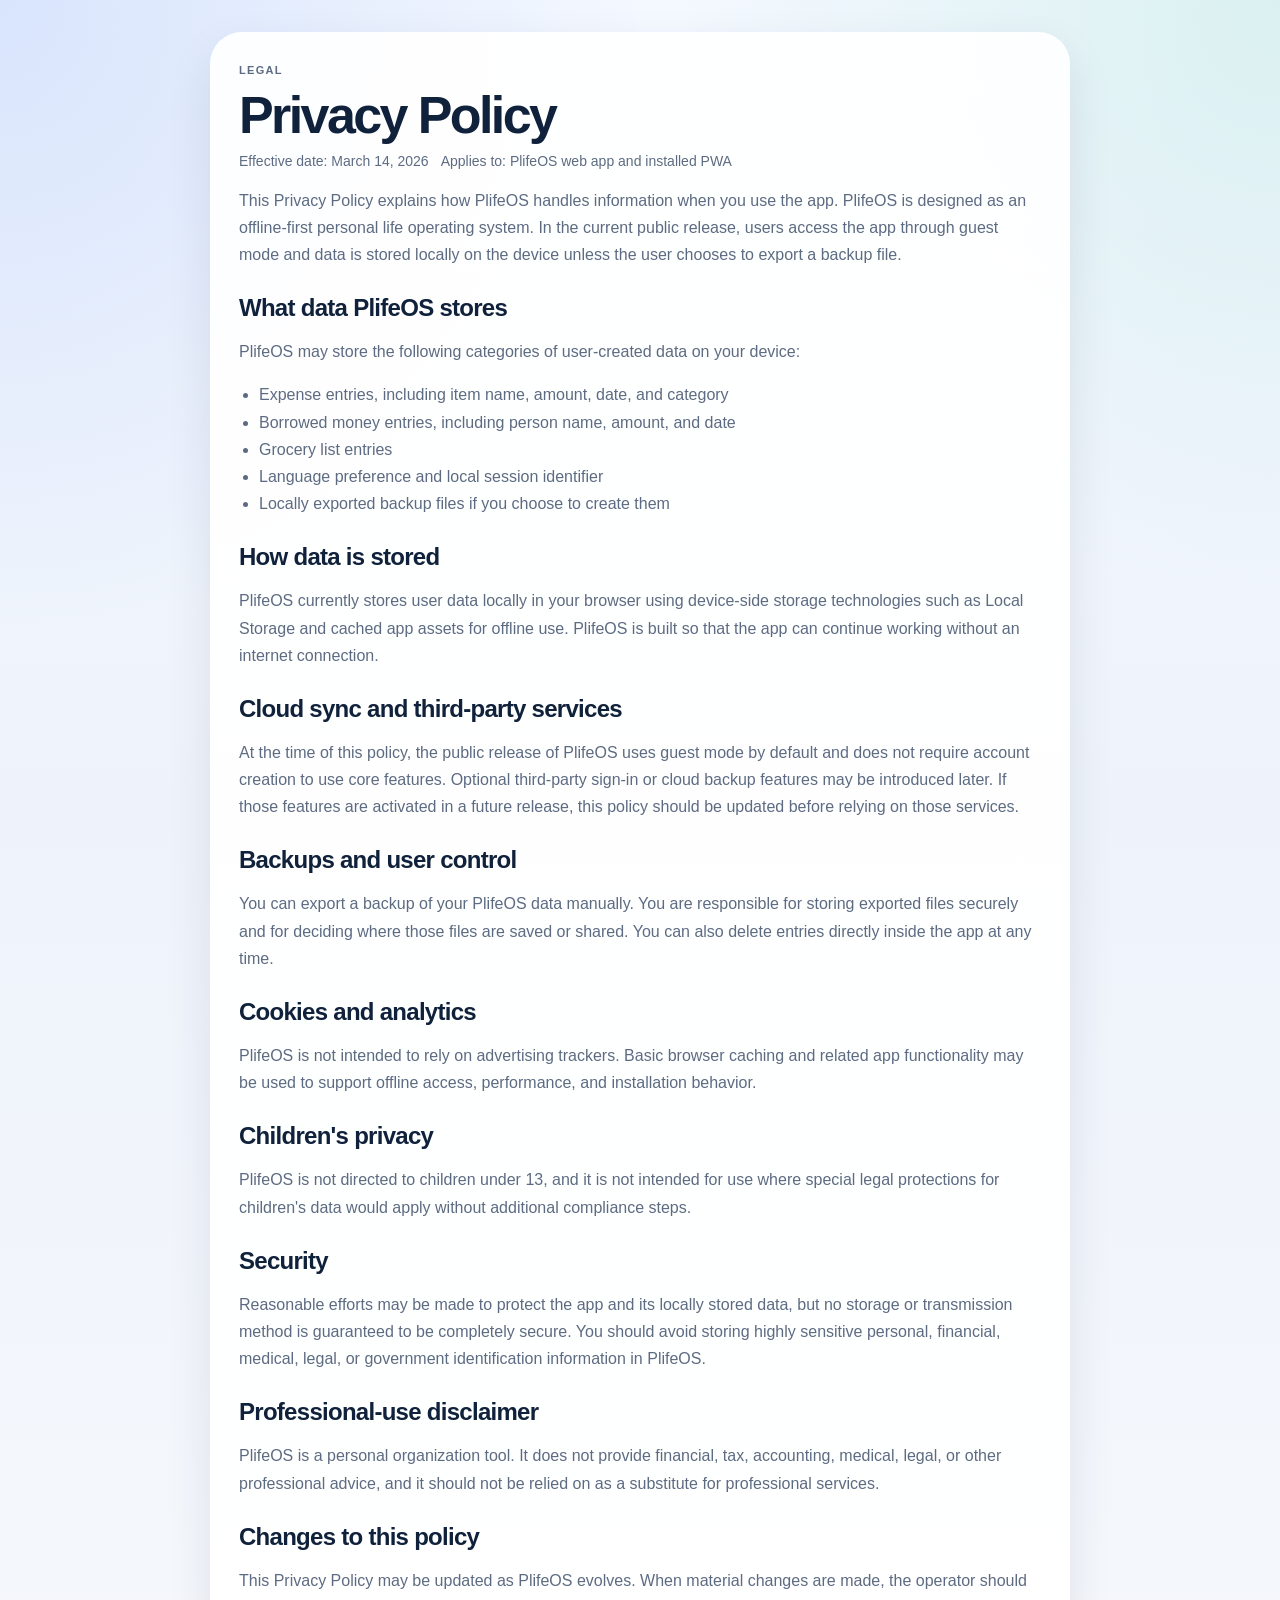
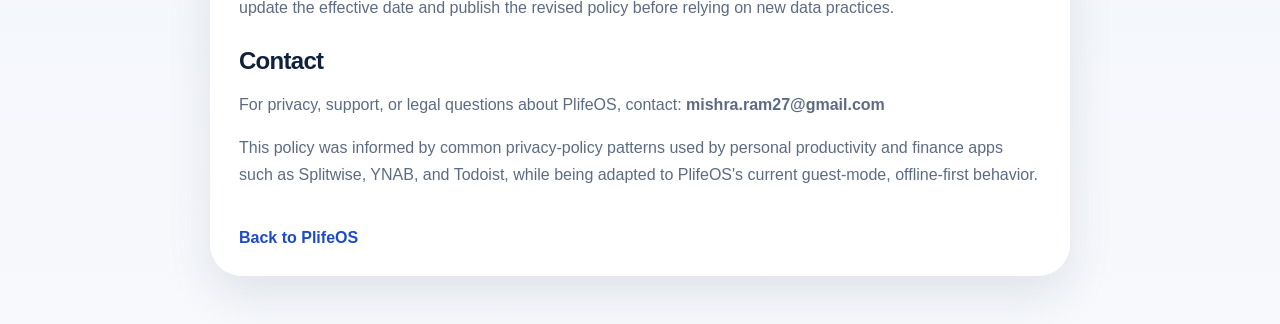
<file: pages/privacy.html>
<!DOCTYPE html>
<html lang="en">
<head>
<meta charset="UTF-8">
<meta name="viewport" content="width=device-width, initial-scale=1">
<title>PlifeOS Privacy Policy</title>
<link rel="stylesheet" href="../style.css">
</head>
<body class="legal-page">
<main class="legal-shell">
<p class="hero-kicker">Legal</p>
<h1>Privacy Policy</h1>
<div class="legal-meta">
<span>Effective date: March 14, 2026</span>
<span>Applies to: PlifeOS web app and installed PWA</span>
</div>

<p>
This Privacy Policy explains how PlifeOS handles information when you use the app. PlifeOS is designed as an offline-first personal life operating system. In the current public release, users access the app through guest mode and data is stored locally on the device unless the user chooses to export a backup file.
</p>

<h2>What data PlifeOS stores</h2>
<p>PlifeOS may store the following categories of user-created data on your device:</p>
<ul>
<li>Expense entries, including item name, amount, date, and category</li>
<li>Borrowed money entries, including person name, amount, and date</li>
<li>Grocery list entries</li>
<li>Language preference and local session identifier</li>
<li>Locally exported backup files if you choose to create them</li>
</ul>

<h2>How data is stored</h2>
<p>
PlifeOS currently stores user data locally in your browser using device-side storage technologies such as Local Storage and cached app assets for offline use. PlifeOS is built so that the app can continue working without an internet connection.
</p>

<h2>Cloud sync and third-party services</h2>
<p>
At the time of this policy, the public release of PlifeOS uses guest mode by default and does not require account creation to use core features. Optional third-party sign-in or cloud backup features may be introduced later. If those features are activated in a future release, this policy should be updated before relying on those services.
</p>

<h2>Backups and user control</h2>
<p>
You can export a backup of your PlifeOS data manually. You are responsible for storing exported files securely and for deciding where those files are saved or shared. You can also delete entries directly inside the app at any time.
</p>

<h2>Cookies and analytics</h2>
<p>
PlifeOS is not intended to rely on advertising trackers. Basic browser caching and related app functionality may be used to support offline access, performance, and installation behavior.
</p>

<h2>Children's privacy</h2>
<p>
PlifeOS is not directed to children under 13, and it is not intended for use where special legal protections for children's data would apply without additional compliance steps.
</p>

<h2>Security</h2>
<p>
Reasonable efforts may be made to protect the app and its locally stored data, but no storage or transmission method is guaranteed to be completely secure. You should avoid storing highly sensitive personal, financial, medical, legal, or government identification information in PlifeOS.
</p>

<h2>Professional-use disclaimer</h2>
<p>
PlifeOS is a personal organization tool. It does not provide financial, tax, accounting, medical, legal, or other professional advice, and it should not be relied on as a substitute for professional services.
</p>

<h2>Changes to this policy</h2>
<p>
This Privacy Policy may be updated as PlifeOS evolves. When material changes are made, the operator should update the effective date and publish the revised policy before relying on new data practices.
</p>

<h2>Contact</h2>
<p>
For privacy, support, or legal questions about PlifeOS, contact: <strong>mishra.ram27@gmail.com</strong>
</p>

<p>
This policy was informed by common privacy-policy patterns used by personal productivity and finance apps such as Splitwise, YNAB, and Todoist, while being adapted to PlifeOS's current guest-mode, offline-first behavior.
</p>

<a class="legal-back" href="../index.html">Back to PlifeOS</a>
</main>
</body>
</html>
</file>
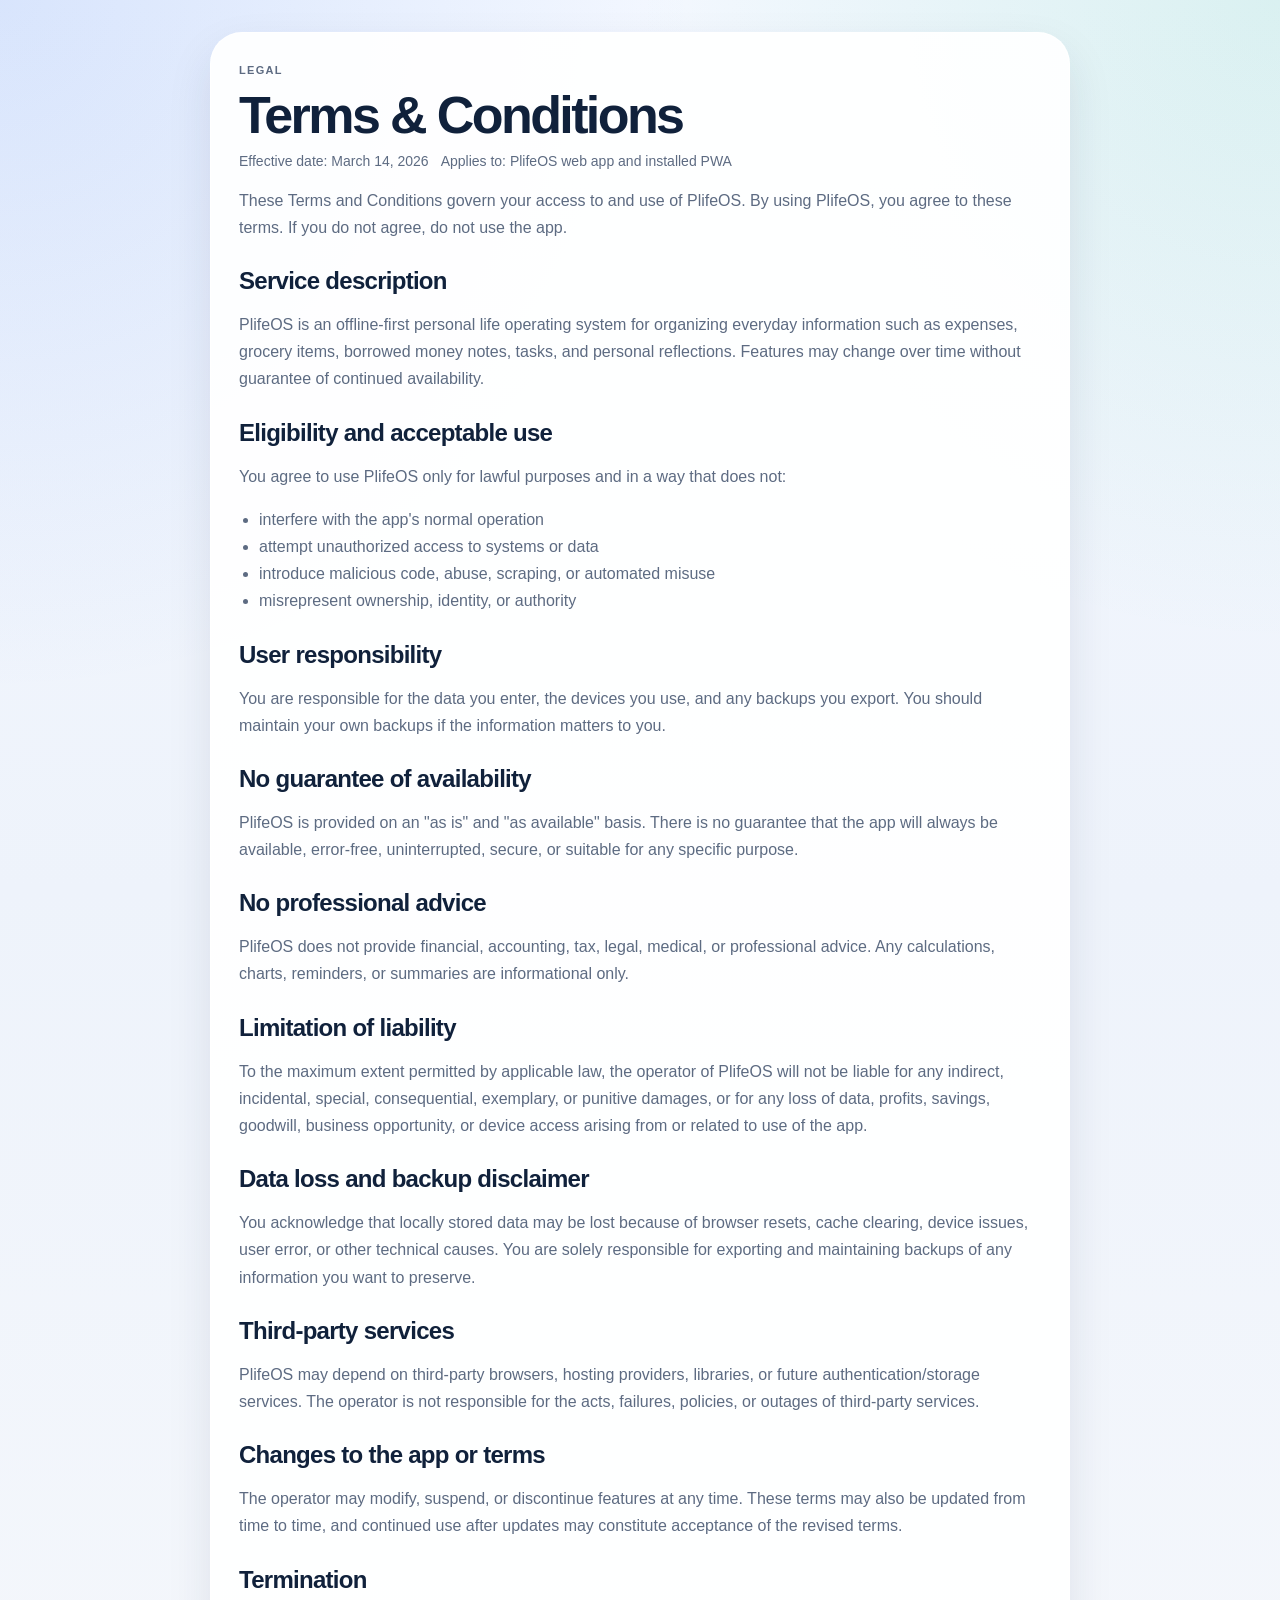
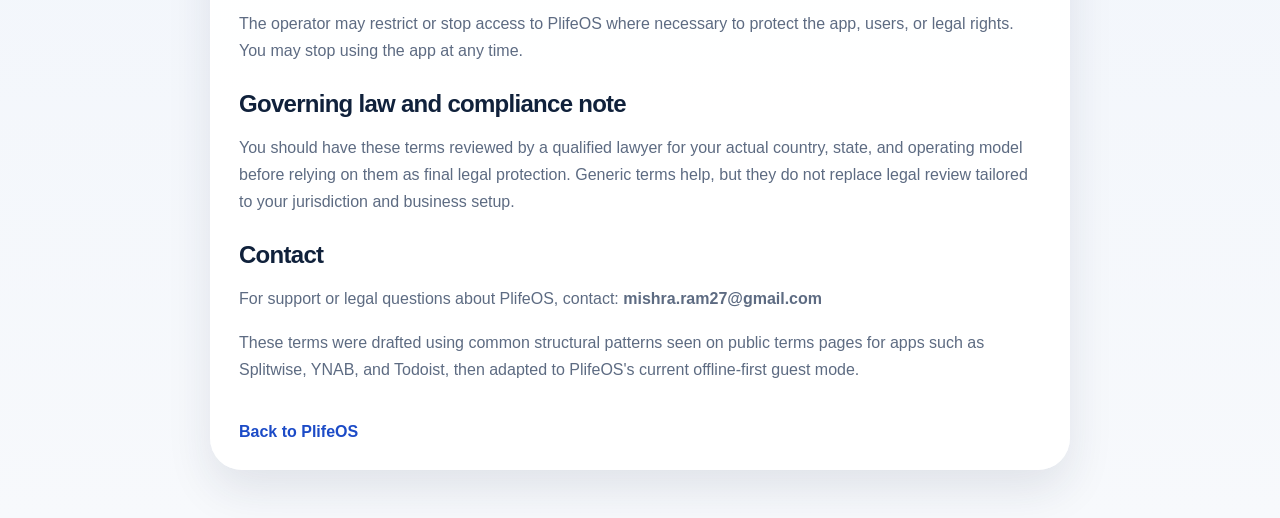
<file: pages/terms.html>
<!DOCTYPE html>
<html lang="en">
<head>
<meta charset="UTF-8">
<meta name="viewport" content="width=device-width, initial-scale=1">
<title>PlifeOS Terms and Conditions</title>
<link rel="stylesheet" href="../style.css">
</head>
<body class="legal-page">
<main class="legal-shell">
<p class="hero-kicker">Legal</p>
<h1>Terms &amp; Conditions</h1>
<div class="legal-meta">
<span>Effective date: March 14, 2026</span>
<span>Applies to: PlifeOS web app and installed PWA</span>
</div>

<p>
These Terms and Conditions govern your access to and use of PlifeOS. By using PlifeOS, you agree to these terms. If you do not agree, do not use the app.
</p>

<h2>Service description</h2>
<p>
PlifeOS is an offline-first personal life operating system for organizing everyday information such as expenses, grocery items, borrowed money notes, tasks, and personal reflections. Features may change over time without guarantee of continued availability.
</p>

<h2>Eligibility and acceptable use</h2>
<p>You agree to use PlifeOS only for lawful purposes and in a way that does not:</p>
<ul>
<li>interfere with the app's normal operation</li>
<li>attempt unauthorized access to systems or data</li>
<li>introduce malicious code, abuse, scraping, or automated misuse</li>
<li>misrepresent ownership, identity, or authority</li>
</ul>

<h2>User responsibility</h2>
<p>
You are responsible for the data you enter, the devices you use, and any backups you export. You should maintain your own backups if the information matters to you.
</p>

<h2>No guarantee of availability</h2>
<p>
PlifeOS is provided on an "as is" and "as available" basis. There is no guarantee that the app will always be available, error-free, uninterrupted, secure, or suitable for any specific purpose.
</p>

<h2>No professional advice</h2>
<p>
PlifeOS does not provide financial, accounting, tax, legal, medical, or professional advice. Any calculations, charts, reminders, or summaries are informational only.
</p>

<h2>Limitation of liability</h2>
<p>
To the maximum extent permitted by applicable law, the operator of PlifeOS will not be liable for any indirect, incidental, special, consequential, exemplary, or punitive damages, or for any loss of data, profits, savings, goodwill, business opportunity, or device access arising from or related to use of the app.
</p>

<h2>Data loss and backup disclaimer</h2>
<p>
You acknowledge that locally stored data may be lost because of browser resets, cache clearing, device issues, user error, or other technical causes. You are solely responsible for exporting and maintaining backups of any information you want to preserve.
</p>

<h2>Third-party services</h2>
<p>
PlifeOS may depend on third-party browsers, hosting providers, libraries, or future authentication/storage services. The operator is not responsible for the acts, failures, policies, or outages of third-party services.
</p>

<h2>Changes to the app or terms</h2>
<p>
The operator may modify, suspend, or discontinue features at any time. These terms may also be updated from time to time, and continued use after updates may constitute acceptance of the revised terms.
</p>

<h2>Termination</h2>
<p>
The operator may restrict or stop access to PlifeOS where necessary to protect the app, users, or legal rights. You may stop using the app at any time.
</p>

<h2>Governing law and compliance note</h2>
<p>
You should have these terms reviewed by a qualified lawyer for your actual country, state, and operating model before relying on them as final legal protection. Generic terms help, but they do not replace legal review tailored to your jurisdiction and business setup.
</p>

<h2>Contact</h2>
<p>
For support or legal questions about PlifeOS, contact: <strong>mishra.ram27@gmail.com</strong>
</p>

<p>
These terms were drafted using common structural patterns seen on public terms pages for apps such as Splitwise, YNAB, and Todoist, then adapted to PlifeOS's current offline-first guest mode.
</p>

<a class="legal-back" href="../index.html">Back to PlifeOS</a>
</main>
</body>
</html>
</file>
<file: style.css>
:root{
--bg:#eef3fb;
--bg-soft:#f8fbff;
--surface:rgba(255,255,255,0.86);
--surface-strong:#ffffff;
--line:rgba(148,163,184,0.22);
--text:#10213b;
--muted:#5d6b82;
--brand:#2f6fed;
--brand-deep:#1c4bc7;
--accent:#f59e0b;
--success:#1dbb8b;
--shadow:0 20px 45px rgba(27, 43, 71, 0.10);
--shadow-soft:0 10px 26px rgba(27, 43, 71, 0.08);
--radius-xl:28px;
--radius-lg:22px;
--radius-md:16px;
}

:root[data-theme="dark"]{
--bg:#0f172a;
--bg-soft:#111827;
--surface:rgba(17,24,39,0.9);
--surface-strong:#172033;
--line:rgba(148,163,184,0.18);
--text:#e5eefc;
--muted:#97a4bb;
--brand:#5b8cff;
--brand-deep:#8eb0ff;
--accent:#f5b546;
--success:#34d399;
--shadow:0 24px 60px rgba(0, 0, 0, 0.35);
--shadow-soft:0 12px 30px rgba(0, 0, 0, 0.22);
}

*{
box-sizing:border-box;
}

.visually-hidden{
position:absolute;
width:1px;
height:1px;
padding:0;
margin:-1px;
overflow:hidden;
clip:rect(0, 0, 0, 0);
white-space:nowrap;
border:0;
}

html{
scroll-behavior:smooth;
-webkit-text-size-adjust:100%;
}

[hidden]{
display:none !important;
}

body{
margin:0;
padding:0 0 calc(104px + constant(safe-area-inset-bottom));
padding:0 0 calc(104px + env(safe-area-inset-bottom, 0px));
font-family:"Trebuchet MS","Aptos","Segoe UI",sans-serif;
color:var(--text);
background:
radial-gradient(circle at top left, rgba(47,111,237,0.14), transparent 28%),
radial-gradient(circle at top right, rgba(29,187,139,0.12), transparent 26%),
linear-gradient(180deg, #f4f8ff 0%, #eef3fb 42%, #f7f9fc 100%);
transition:background 0.25s ease, color 0.25s ease;
}

:root[data-theme="dark"] body{
background:
radial-gradient(circle at top left, rgba(91,140,255,0.18), transparent 24%),
radial-gradient(circle at top right, rgba(52,211,153,0.12), transparent 24%),
linear-gradient(180deg, #07101f 0%, #0f172a 44%, #111827 100%);
}

@keyframes fadeUpIn{
from{
opacity:0;
transform:translateY(18px);
}
to{
opacity:1;
transform:translateY(0);
}
}

@keyframes screenReveal{
from{
opacity:0;
transform:translateY(22px) scale(0.985);
filter:blur(6px);
}
to{
opacity:1;
transform:translateY(0) scale(1);
filter:blur(0);
}
}

body.auth-locked{
overflow:hidden;
}

body.panel-open{
overflow:hidden;
}

button,
input,
select,
textarea{
font:inherit;
touch-action:manipulation;
-webkit-tap-highlight-color:transparent;
}

button{
cursor:pointer;
}

main{
width:min(960px, calc(100% - 28px));
margin:0 auto;
}

.screen-panel{
transform-origin:top center;
}

.screen-panel:not(.is-active){
display:none;
}

.screen-panel.is-entering{
animation:screenReveal 0.36s cubic-bezier(0.22, 1, 0.36, 1);
}

.tools-panel{
position:fixed;
inset:0;
z-index:12000;
display:grid;
place-items:end center;
padding:18px;
}

.tools-panel-backdrop{
position:absolute;
inset:0;
background:rgba(9, 20, 43, 0.42);
backdrop-filter:blur(8px);
-webkit-backdrop-filter:blur(8px);
}

.tools-panel-card{
position:relative;
width:min(720px, 100%);
max-height:min(78vh, 760px);
overflow:auto;
padding:20px;
border:1px solid rgba(255,255,255,0.45);
border-radius:32px;
background:rgba(255,255,255,0.94);
box-shadow:0 28px 70px rgba(12, 24, 56, 0.25);
animation:screenReveal 0.28s cubic-bezier(0.22, 1, 0.36, 1);
}

@supports not ((backdrop-filter: blur(1px)) or (-webkit-backdrop-filter: blur(1px))){
  .card,
  .chart-section,
  .backup-section,
  .tool-section,
  .insight-box,
  .feature-panel,
  .report-panel,
  .tools-panel-card,
  .quick-add-card,
  .bottom-nav,
  .update-toast{
    backdrop-filter:none;
    -webkit-backdrop-filter:none;
    background:var(--surface-strong);
  }

  .tools-panel-backdrop,
  .quick-add-backdrop{
    backdrop-filter:none;
    -webkit-backdrop-filter:none;
  }
}

:root[data-theme="dark"] .tools-panel-card,
:root[data-theme="dark"] .quick-add-card{
background:rgba(15, 23, 42, 0.96);
border-color:rgba(148,163,184,0.16);
box-shadow:0 28px 70px rgba(0, 0, 0, 0.42);
}

.tools-panel-list{
display:grid;
gap:12px;
margin-top:14px;
}

.tools-panel-item{
display:flex;
align-items:center;
gap:14px;
width:100%;
padding:16px 18px;
border:1px solid rgba(148,163,184,0.20);
border-radius:20px;
background:linear-gradient(180deg, #ffffff 0%, #f8fbff 100%);
box-shadow:var(--shadow-soft);
text-align:left;
transition:transform 0.2s ease, box-shadow 0.2s ease, border-color 0.2s ease;
}

:root[data-theme="dark"] .tools-panel-item,
:root[data-theme="dark"] .activity-item,
:root[data-theme="dark"] .diagnostics-log-item,
:root[data-theme="dark"] .settings-learning-item{
background:linear-gradient(180deg, rgba(20,29,49,0.98) 0%, rgba(15,23,42,0.98) 100%);
border-color:rgba(148,163,184,0.16);
}

.tools-panel-item:hover,
.tools-panel-item:focus-visible{
transform:translateY(-1px);
border-color:rgba(47,111,237,0.28);
box-shadow:0 18px 36px rgba(27, 43, 71, 0.12);
outline:none;
}

.quick-add-btn{
position:fixed;
right:18px;
bottom:calc(102px + constant(safe-area-inset-bottom));
bottom:calc(102px + env(safe-area-inset-bottom, 0px));
z-index:11000;
width:58px;
height:58px;
border:none;
border-radius:999px;
background:linear-gradient(180deg, #2f6fed 0%, #1f58d1 100%);
color:#fff;
box-shadow:0 18px 36px rgba(36, 93, 215, 0.32);
font-size:32px;
font-weight:700;
}

.quick-add-btn:hover{
transform:translateY(-1px);
}

.quick-add-modal{
position:fixed;
inset:0;
z-index:12500;
display:grid;
place-items:center;
padding:18px;
}

.quick-add-backdrop{
position:absolute;
inset:0;
background:rgba(9, 20, 43, 0.42);
backdrop-filter:blur(8px);
-webkit-backdrop-filter:blur(8px);
}

.quick-add-card{
position:relative;
width:min(620px, 100%);
padding:24px;
border-radius:28px;
background:rgba(255,255,255,0.96);
box-shadow:0 28px 70px rgba(12, 24, 56, 0.25);
border:1px solid rgba(255,255,255,0.45);
animation:screenReveal 0.28s cubic-bezier(0.22, 1, 0.36, 1);
}

.quick-add-examples{
display:flex;
flex-wrap:wrap;
gap:10px;
margin-top:12px;
}

.activity-list{
display:grid;
gap:12px;
}

.activity-item{
display:flex;
align-items:flex-start;
gap:14px;
padding:14px 16px;
border:1px solid var(--line);
border-radius:18px;
background:rgba(248, 251, 255, 0.9);
}

.activity-type{
display:inline-flex;
padding:6px 10px;
border-radius:999px;
background:#eaf1ff;
color:var(--brand-deep);
font-size:11px;
font-weight:700;
letter-spacing:0.04em;
text-transform:uppercase;
}

.activity-copy{
display:grid;
gap:4px;
}

.activity-copy span{
color:var(--muted);
font-size:13px;
}

.report-alert{
border:1px solid rgba(245, 158, 11, 0.28);
background:linear-gradient(180deg, #fffdf6 0%, #fff8ea 100%);
}

.diagnostics-actions{
flex-wrap:wrap;
}

.diagnostics-log{
display:grid;
gap:12px;
}

.diagnostics-log-item{
display:grid;
gap:6px;
padding:14px 16px;
border:1px solid var(--line);
border-radius:18px;
background:rgba(248, 251, 255, 0.9);
}

.diagnostics-log-item span,
.diagnostics-log-item small{
color:var(--muted);
}

.panel-copy{
margin:0 0 16px;
color:var(--muted);
line-height:1.6;
}

.settings-learning-list{
display:grid;
gap:12px;
margin-top:16px;
}

.settings-learning-item{
display:flex;
align-items:center;
justify-content:space-between;
gap:14px;
padding:14px 16px;
border:1px solid var(--line);
border-radius:18px;
background:rgba(248, 251, 255, 0.9);
}

.settings-learning-copy{
display:grid;
gap:4px;
}

.settings-learning-copy span{
color:var(--muted);
font-size:14px;
}

.update-toast{
position:fixed;
left:16px;
right:16px;
bottom:calc(94px + constant(safe-area-inset-bottom));
bottom:calc(94px + env(safe-area-inset-bottom, 0px));
z-index:12600;
display:flex;
align-items:center;
justify-content:space-between;
gap:16px;
padding:16px 18px;
border:1px solid rgba(47,111,237,0.18);
border-radius:22px;
background:rgba(255,255,255,0.97);
box-shadow:0 26px 60px rgba(12,24,56,0.24);
backdrop-filter:blur(14px);
-webkit-backdrop-filter:blur(14px);
animation:screenReveal 0.24s cubic-bezier(0.22, 1, 0.36, 1);
}

.update-toast-copy{
display:grid;
gap:4px;
}

.update-toast-copy strong{
font-size:15px;
}

.update-toast-copy span{
color:var(--muted);
font-size:13px;
line-height:1.5;
}

.update-toast-actions{
display:flex;
align-items:center;
gap:10px;
flex-wrap:wrap;
}

.changelog-list{
display:grid;
gap:12px;
margin-top:10px;
}

.quick-actions-grid{
display:grid;
grid-template-columns:repeat(2, minmax(0, 1fr));
gap:12px;
}

.hero-header{
position:relative;
overflow:hidden;
padding:32px 14px 36px;
background:
radial-gradient(circle at top left, rgba(255,255,255,0.26), transparent 30%),
linear-gradient(135deg, #245dd7 0%, #2f6fed 52%, #4d89f3 100%);
color:#fff;
box-shadow:0 20px 50px rgba(26, 71, 172, 0.24);
}

:root[data-theme="dark"] .hero-header{
background:
radial-gradient(circle at top left, rgba(255,255,255,0.08), transparent 28%),
linear-gradient(135deg, #111827 0%, #172554 46%, #1d4ed8 100%);
box-shadow:0 20px 50px rgba(0, 0, 0, 0.28);
}

:root[data-theme="dark"] .brand-logo{
filter:drop-shadow(0 14px 36px rgba(0, 0, 0, 0.34));
}

.hero-inner{
width:min(900px, calc(100% - 18px));
margin:0 auto;
text-align:center;
}

.hero-kicker,
.section-kicker,
.card-label{
margin:0;
letter-spacing:0.12em;
text-transform:uppercase;
font-size:11px;
font-weight:700;
}

.hero-kicker{
color:rgba(255,255,255,0.72);
}

.hero-header h1{
margin:0;
font-size:clamp(40px, 8vw, 64px);
line-height:0.95;
letter-spacing:-0.04em;
}

.brand-lockup{
display:flex;
flex-direction:column;
align-items:center;
gap:14px;
margin:14px 0 14px;
}

.brand-logo{
width:min(208px, 54vw);
height:auto;
filter:drop-shadow(0 12px 30px rgba(15, 36, 94, 0.22));
}

.hero-copy{
max-width:620px;
margin:0 auto 22px;
font-size:17px;
line-height:1.6;
color:rgba(255,255,255,0.82);
}

.search-box{
position:relative;
width:min(560px, 100%);
margin:0 auto;
}

#globalSearch{
width:100%;
padding:18px 20px;
border:1px solid rgba(255,255,255,0.24);
border-radius:18px;
background:rgba(255,255,255,0.95);
color:var(--text);
box-shadow:0 18px 38px rgba(11, 24, 57, 0.14);
outline:none;
}

#globalSearch::placeholder{
color:#6c7b90;
}

#globalSearch:focus{
border-color:rgba(47,111,237,0.36);
box-shadow:0 0 0 4px rgba(255,255,255,0.18), 0 22px 40px rgba(11,24,57,0.16);
}

#searchResults{
position:absolute;
top:calc(100% + 10px);
left:0;
right:0;
display:none;
overflow:hidden;
border:1px solid rgba(226,232,240,0.9);
border-radius:20px;
background:rgba(255,255,255,0.98);
box-shadow:var(--shadow);
z-index:10000;
}

.search-item{
width:100%;
border:none;
background:transparent;
padding:14px 16px;
text-align:left;
display:flex;
flex-direction:column;
gap:4px;
}

.search-item + .search-item{
border-top:1px solid #edf2f7;
}

.search-item.active,
.search-item:hover{
background:#eff5ff;
}

.search-title{
font-size:14px;
font-weight:700;
color:var(--text);
}

.search-row{
display:flex;
justify-content:space-between;
align-items:center;
gap:10px;
}

.search-subtitle,
.search-empty{
font-size:13px;
color:var(--muted);
}

.search-pill,
.search-hint{
font-size:11px;
font-weight:700;
}

.search-pill{
padding:6px 9px;
border-radius:999px;
background:#e5efff;
color:var(--brand-deep);
}

.search-hint{
color:var(--brand);
}

.search-item.is-command{
background:linear-gradient(180deg, #f8fbff 0%, #eef5ff 100%);
}

.search-empty{
padding:16px;
}

.header-controls{
display:flex;
justify-content:center;
align-items:center;
gap:12px;
flex-wrap:wrap;
margin-top:16px;
}

.select-wrap{
display:flex;
align-items:center;
gap:10px;
padding:10px 14px;
border-radius:999px;
background:rgba(255,255,255,0.14);
border:1px solid rgba(255,255,255,0.16);
font-size:13px;
}

.select-wrap span{
color:rgba(255,255,255,0.76);
font-weight:700;
}

#languageSelect{
border:none;
background:transparent;
color:#fff;
font-weight:700;
outline:none;
}

#languageSelect option{
color:var(--text);
}

.session-badge{
display:inline-flex;
align-items:center;
justify-content:center;
min-height:44px;
padding:10px 14px;
border-radius:999px;
background:rgba(255,255,255,0.16);
border:1px solid rgba(255,255,255,0.16);
font-size:13px;
font-weight:700;
color:#fff;
}

.ghost-btn,
.backup-section button,
.tool-shell button,
.home-tools button,
.auth-actions button{
border:none;
border-radius:999px;
padding:12px 18px;
font-weight:700;
transition:transform 0.18s ease, box-shadow 0.18s ease, background 0.18s ease;
}

.backup-section button,
.tool-shell button,
.home-tools button,
.auth-actions button:first-child{
background:linear-gradient(135deg, var(--brand) 0%, var(--brand-deep) 100%);
color:#fff;
box-shadow:0 14px 30px rgba(47,111,237,0.22);
}

.ghost-btn{
background:rgba(255,255,255,0.16);
color:#fff;
border:1px solid rgba(255,255,255,0.24);
backdrop-filter:blur(14px);
}

.backup-actions .ghost-btn{
background:#eef5ff;
color:var(--brand);
border:1px solid rgba(47,111,237,0.12);
box-shadow:none;
}

.backup-section button:hover,
.tool-shell button:hover,
.home-tools button:hover,
.auth-actions button:hover,
.ghost-btn:hover{
transform:translateY(-1px);
}

button.is-disabled,
button:disabled{
opacity:0.58;
cursor:not-allowed;
transform:none !important;
box-shadow:none !important;
}

.dashboard{
display:grid;
gap:20px;
padding:28px 0 12px;
}

.onboarding-host{
grid-column:1 / -1;
}

.onboarding-card{
display:grid;
gap:18px;
padding:22px;
border-radius:var(--radius-xl);
background:linear-gradient(135deg, rgba(255,255,255,0.92), rgba(240,247,255,0.96));
border:1px solid rgba(255,255,255,0.82);
box-shadow:var(--shadow-soft);
animation:fadeUpIn 0.42s ease both;
}

.onboarding-copy h3{
margin:6px 0 8px;
font-size:28px;
letter-spacing:-0.04em;
}

.onboarding-copy p{
margin:0;
color:var(--muted);
line-height:1.6;
}

.onboarding-grid{
display:grid;
grid-template-columns:repeat(3, minmax(0, 1fr));
gap:12px;
}

.onboarding-step{
padding:16px;
border-radius:20px;
background:rgba(255,255,255,0.82);
border:1px solid var(--line);
}

.onboarding-step strong{
display:block;
margin-bottom:8px;
}

.onboarding-step span{
display:block;
color:var(--muted);
line-height:1.55;
}

.onboarding-actions{
display:flex;
justify-content:flex-end;
}

.onboarding-btn{
background:#eef5ff;
color:var(--brand);
border:1px solid rgba(47,111,237,0.14);
}

.summary-header,
.tools-header{
display:flex;
justify-content:space-between;
align-items:flex-end;
margin-bottom:16px;
grid-column:1 / -1;
}

.section-kicker{
color:var(--brand);
}

.section-title{
margin:6px 0 0;
font-size:clamp(28px, 5vw, 38px);
line-height:1.05;
letter-spacing:-0.04em;
}

.summary{
display:grid;
grid-template-columns:repeat(2, minmax(0, 1fr));
gap:16px;
margin-bottom:20px;
grid-column:1 / -1;
}

.card,
.chart-section,
.backup-section,
.tool-section,
.insight-box{
position:relative;
background:var(--surface);
border:1px solid rgba(255,255,255,0.75);
border-radius:var(--radius-xl);
box-shadow:var(--shadow-soft);
backdrop-filter:blur(18px);
transition:transform 0.2s ease, box-shadow 0.2s ease, border-color 0.2s ease;
}

.card{
padding:20px 18px;
overflow:hidden;
animation:fadeUpIn 0.44s ease both;
}

.card::after,
.chart-section::after,
.backup-section::after,
.tool-section::after{
content:"";
position:absolute;
inset:auto -24px -36px auto;
width:120px;
height:120px;
border-radius:999px;
background:radial-gradient(circle, rgba(47,111,237,0.14) 0%, rgba(47,111,237,0) 72%);
pointer-events:none;
}

.card h3{
margin:12px 0 10px;
font-size:34px;
letter-spacing:-0.05em;
}

.card p:last-child{
margin:0;
color:var(--muted);
line-height:1.45;
}

.chart-section{
padding:24px;
margin-bottom:20px;
animation:fadeUpIn 0.52s ease both;
}

.chart-section,
.insight-box,
.home-tools{
grid-column:1 / -1;
}

.chart-section h3,
.backup-section h3{
margin:0 0 16px;
font-size:20px;
letter-spacing:-0.03em;
}

#expenseChart{
width:100% !important;
height:250px !important;
}

#weeklyChart{
width:100% !important;
height:220px !important;
}

.insight-box{
padding:18px;
margin-bottom:24px;
animation:fadeUpIn 0.56s ease both;
}

.report-box{
grid-column:1 / -1;
animation:fadeUpIn 0.58s ease both;
}

.report-panel{
padding:20px;
border-radius:24px;
background:rgba(255,255,255,0.86);
border:1px solid rgba(255,255,255,0.82);
box-shadow:var(--shadow-soft);
}

.report-grid{
display:grid;
grid-template-columns:repeat(4, minmax(0, 1fr));
gap:12px;
}

.report-tile{
padding:16px;
border-radius:18px;
background:#f8fbff;
border:1px solid var(--line);
}

.report-tile span:last-child{
color:var(--muted);
}

.report-tile strong{
display:block;
font-size:20px;
letter-spacing:-0.03em;
}

.insight-grid{
display:grid;
grid-template-columns:repeat(3, minmax(0, 1fr));
gap:12px;
}

.insight-tile{
padding:14px;
border-radius:18px;
background:rgba(248,250,252,0.9);
border:1px solid var(--line);
text-align:left;
}

.insight-label{
display:block;
margin-bottom:8px;
font-size:12px;
font-weight:700;
letter-spacing:0.08em;
text-transform:uppercase;
color:var(--muted);
}

.insight-value{
display:block;
font-size:20px;
font-weight:700;
letter-spacing:-0.03em;
}

.empty-state{
padding:18px;
border-radius:18px;
background:#f8fbff;
border:1px dashed rgba(148,163,184,0.4);
color:var(--muted);
text-align:left;
}

.empty-state strong,
.empty-state b{
color:var(--text);
}

.home-tools{
display:grid;
grid-template-columns:repeat(2, minmax(0, 1fr));
gap:14px;
grid-column:1 / -1;
}

.home-tools button{
display:flex;
align-items:center;
gap:12px;
justify-content:flex-start;
padding:16px 18px;
border-radius:22px;
font-size:15px;
text-align:left;
animation:fadeUpIn 0.5s ease both;
}

.tool-icon{
display:grid;
place-items:center;
width:38px;
height:38px;
border-radius:14px;
background:rgba(255,255,255,0.18);
border:1px solid rgba(255,255,255,0.18);
font-size:11px;
font-weight:800;
letter-spacing:0.08em;
text-transform:uppercase;
}

:root[data-theme="dark"] .tool-icon{
background:rgba(91,140,255,0.14);
border-color:rgba(91,140,255,0.18);
}

.tool-copy{
display:flex;
flex-direction:column;
gap:3px;
}

.tool-copy strong{
font-size:15px;
}

.tool-copy span{
font-size:12px;
color:rgba(255,255,255,0.8);
}

.tools-panel-item{
color:var(--text);
}

.tools-panel-item .tool-copy span{
color:var(--muted);
}

.tool-section{
width:min(920px, calc(100% - 4px));
margin:24px auto;
padding:24px;
}

.tool-shell{
display:flex;
flex-direction:column;
gap:18px;
}

.tool-shell > *{
animation:fadeUpIn 0.42s ease both;
}

.tool-shell > *:nth-child(2){
animation-delay:0.06s;
}

.tool-shell > *:nth-child(3){
animation-delay:0.12s;
}

.tool-heading h2{
margin:6px 0 6px;
font-size:34px;
letter-spacing:-0.04em;
}

.tool-heading p{
margin:0;
color:var(--muted);
line-height:1.5;
}

.tool-form{
display:flex;
gap:12px;
flex-wrap:wrap;
}

.tool-form select,
#toolContainer select{
flex:1 1 180px;
min-width:0;
padding:14px 16px;
padding-right:44px;
border:1px solid rgba(148,163,184,0.24);
border-radius:18px;
background:#f8fbff;
outline:none;
color:var(--text);
box-shadow:inset 0 1px 0 rgba(255,255,255,0.6);
-webkit-appearance:none;
appearance:none;
background-image:url("data:image/svg+xml,%3Csvg xmlns='http://www.w3.org/2000/svg' viewBox='0 0 20 20' fill='none' stroke='%236c7b90' stroke-width='2' stroke-linecap='round' stroke-linejoin='round'%3E%3Cpath d='M5 7l5 5 5-5'/%3E%3C/svg%3E");
background-repeat:no-repeat;
background-position:right 14px center;
background-size:14px;
}

.tool-form select option,
#toolContainer select option,
#languageSelect option{
background:#ffffff;
color:#10213b;
}

.tool-form textarea,
#toolContainer textarea{
width:100%;
min-height:132px;
padding:14px 16px;
border:1px solid rgba(148,163,184,0.24);
border-radius:18px;
background:#f8fbff;
outline:none;
color:var(--text);
box-shadow:inset 0 1px 0 rgba(255,255,255,0.6);
resize:vertical;
}

.tool-form input,
#toolContainer input{
flex:1 1 220px;
min-width:0;
padding:14px 16px;
border:1px solid rgba(148,163,184,0.24);
border-radius:18px;
background:#f8fbff;
outline:none;
color:var(--text);
box-shadow:inset 0 1px 0 rgba(255,255,255,0.6);
}

.tool-form input:focus,
#toolContainer input:focus{
border-color:rgba(47,111,237,0.35);
box-shadow:0 0 0 4px rgba(47,111,237,0.09);
}

.tool-form select:focus,
#toolContainer select:focus,
.tool-form textarea:focus,
#toolContainer textarea:focus{
border-color:rgba(47,111,237,0.35);
box-shadow:0 0 0 4px rgba(47,111,237,0.09);
}

.tool-form-secondary{
margin-top:-2px;
}

.feature-panel{
padding:20px;
border-radius:24px;
background:rgba(255,255,255,0.84);
border:1px solid rgba(255,255,255,0.78);
box-shadow:var(--shadow-soft);
}

:root[data-theme="dark"] .card,
:root[data-theme="dark"] .chart-section,
:root[data-theme="dark"] .backup-section,
:root[data-theme="dark"] .tool-section,
:root[data-theme="dark"] .insight-box,
:root[data-theme="dark"] .feature-panel,
:root[data-theme="dark"] .report-box,
:root[data-theme="dark"] .backup-panel{
background:rgba(17,24,39,0.82);
border-color:rgba(148,163,184,0.14);
box-shadow:var(--shadow-soft);
}

:root[data-theme="dark"] .report-panel,
:root[data-theme="dark"] .report-tile,
:root[data-theme="dark"] .insight-tile,
:root[data-theme="dark"] .empty-state,
:root[data-theme="dark"] .metric-pill{
background:rgba(15,23,42,0.92);
border-color:rgba(148,163,184,0.16);
color:var(--text);
}

:root[data-theme="dark"] .onboarding-card{
background:linear-gradient(180deg, rgba(20,29,49,0.98) 0%, rgba(15,23,42,0.98) 100%);
border-color:rgba(148,163,184,0.16);
box-shadow:0 18px 42px rgba(0, 0, 0, 0.24);
}

:root[data-theme="dark"] .onboarding-step{
background:rgba(15,23,42,0.88);
border-color:rgba(148,163,184,0.16);
}

:root[data-theme="dark"] .empty-state{
border-style:dashed;
}

:root[data-theme="dark"] .onboarding-copy h3,
:root[data-theme="dark"] .onboarding-step strong,
:root[data-theme="dark"] .report-tile strong,
:root[data-theme="dark"] .panel-heading h3,
:root[data-theme="dark"] .section-title,
:root[data-theme="dark"] .tool-heading h2{
color:var(--text);
}

:root[data-theme="dark"] .onboarding-copy p,
:root[data-theme="dark"] .onboarding-step span,
:root[data-theme="dark"] .report-tile span:last-child,
:root[data-theme="dark"] .panel-copy,
:root[data-theme="dark"] .tool-heading p,
:root[data-theme="dark"] .empty-state{
color:var(--muted);
}

:root[data-theme="dark"] .metric-pill{
background:rgba(91,140,255,0.14);
color:#dbe7ff;
}

:root[data-theme="dark"] .metric-pill.is-danger{
background:rgba(239,68,68,0.14);
color:#fecaca;
}

:root[data-theme="dark"] input,
:root[data-theme="dark"] select,
:root[data-theme="dark"] textarea{
background:rgba(15,23,42,0.9);
color:var(--text);
border-color:rgba(148,163,184,0.18);
}

:root[data-theme="dark"] .tool-form select,
:root[data-theme="dark"] #toolContainer select{
background-color:rgba(15,23,42,0.96);
background-image:url("data:image/svg+xml,%3Csvg xmlns='http://www.w3.org/2000/svg' viewBox='0 0 20 20' fill='none' stroke='%23dbe7ff' stroke-width='2' stroke-linecap='round' stroke-linejoin='round'%3E%3Cpath d='M5 7l5 5 5-5'/%3E%3C/svg%3E");
}

:root[data-theme="dark"] .tool-form select option,
:root[data-theme="dark"] #toolContainer select option,
:root[data-theme="dark"] #languageSelect option{
background:#172033;
color:#e5eefc;
}

:root[data-theme="dark"] .search-item + .search-item{
border-top-color:rgba(148,163,184,0.14);
}

:root[data-theme="dark"] .search-item.active,
:root[data-theme="dark"] .search-item:hover{
background:rgba(91,140,255,0.14);
}

:root[data-theme="dark"] .search-item.is-command{
background:linear-gradient(180deg, rgba(31,41,55,0.98) 0%, rgba(30,58,138,0.28) 100%);
}

:root[data-theme="dark"] .ghost-btn{
background:rgba(148,163,184,0.12);
border-color:rgba(148,163,184,0.18);
color:var(--text);
}

:root[data-theme="dark"] .backup-actions .ghost-btn,
:root[data-theme="dark"] .secondary-btn{
background:rgba(91,140,255,0.18);
color:#e8efff;
border:1px solid rgba(91,140,255,0.28);
box-shadow:none !important;
}

:root[data-theme="dark"] .backup-actions .ghost-btn{
background:rgba(20,29,49,0.98);
color:#dbe7ff;
border:1px solid rgba(91,140,255,0.24);
}

:root[data-theme="dark"] .onboarding-btn{
background:rgba(91,140,255,0.18) !important;
color:#e8efff !important;
border:1px solid rgba(91,140,255,0.28) !important;
}

:root[data-theme="dark"] .activity-type{
background:rgba(91,140,255,0.18);
color:#dbe7ff;
}

.panel-heading{
display:flex;
justify-content:space-between;
align-items:flex-start;
gap:16px;
margin-bottom:14px;
}

.panel-heading h3{
margin:6px 0 0;
font-size:22px;
letter-spacing:-0.03em;
}

.panel-copy{
margin:0;
max-width:320px;
color:var(--muted);
line-height:1.55;
text-align:right;
}

.metric-pills{
display:flex;
flex-wrap:wrap;
gap:10px;
justify-content:flex-end;
}

.metric-pill{
display:inline-flex;
align-items:center;
padding:10px 14px;
border-radius:999px;
background:#eef5ff;
color:var(--brand-deep);
font-size:13px;
font-weight:700;
}

.metric-pill.is-danger{
background:#fff2f2;
color:#c2410c;
}

.secondary-btn{
background:#eef5ff !important;
color:var(--brand) !important;
box-shadow:none !important;
}

.filters-grid{
display:grid;
grid-template-columns:repeat(3, minmax(0, 1fr));
gap:12px;
margin-bottom:14px;
}

.filters-grid-two{
grid-template-columns:repeat(2, minmax(0, 1fr));
}

.history-meta{
margin-bottom:14px;
color:var(--muted);
line-height:1.5;
}

.history-meta strong{
color:var(--text);
}

.list-group{
display:flex;
flex-direction:column;
gap:12px;
}

.list-item{
display:flex;
justify-content:space-between;
align-items:center;
gap:12px;
padding:14px 16px;
border-radius:20px;
background:#fff;
border:1px solid #edf2f7;
box-shadow:0 10px 24px rgba(15,23,42,0.05);
animation:fadeUpIn 0.32s ease both;
transition:transform 0.18s ease, box-shadow 0.18s ease, border-color 0.18s ease;
color:var(--text);
}

.list-copy{
display:flex;
flex-direction:column;
gap:4px;
text-align:left;
}

.list-copy strong{
font-size:15px;
color:var(--text);
}

.list-copy span{
font-size:13px;
color:var(--muted);
}

.list-actions{
display:flex;
align-items:center;
gap:10px;
margin-left:auto;
}

.list-amount{
font-size:15px;
font-weight:700;
white-space:nowrap;
}

.list-item button{
padding:10px 14px;
background:#eef4ff;
color:var(--brand);
box-shadow:none;
}

:root[data-theme="dark"] .list-item,
:root[data-theme="dark"] .list-empty{
background:rgba(15,23,42,0.96);
border-color:rgba(148,163,184,0.16);
box-shadow:0 12px 26px rgba(0,0,0,0.18);
}

:root[data-theme="dark"] .list-copy strong,
:root[data-theme="dark"] .list-amount{
color:var(--text);
}

:root[data-theme="dark"] .list-copy span,
:root[data-theme="dark"] .history-meta{
color:var(--muted);
}

:root[data-theme="dark"] .list-item button{
background:rgba(91,140,255,0.14);
color:#dbe7ff;
border:1px solid rgba(91,140,255,0.18);
}

.pagination{
display:flex;
align-items:center;
justify-content:flex-end;
gap:10px;
margin-top:14px;
flex-wrap:wrap;
}

.pagination-status{
font-size:13px;
color:var(--muted);
font-weight:700;
}

.note-item{
align-items:flex-start;
}

.note-preview{
display:-webkit-box;
-webkit-line-clamp:3;
-webkit-box-orient:vertical;
overflow:hidden;
}

.list-empty{
padding:18px;
border-radius:20px;
background:#f8fbff;
border:1px dashed rgba(148,163,184,0.36);
color:var(--muted);
text-align:left;
animation:fadeUpIn 0.34s ease both;
}

.list-empty strong,
.list-empty span{
display:block;
}

.list-empty strong{
margin-bottom:6px;
color:var(--text);
}

.backup-section{
width:min(920px, calc(100% - 4px));
margin:12px auto 26px;
padding:24px;
}

.backup-grid{
display:grid;
grid-template-columns:repeat(2, minmax(0, 1fr));
gap:16px;
}

.backup-panel{
padding:22px;
border-radius:22px;
background:#fff;
border:1px solid var(--line);
box-shadow:0 12px 28px rgba(15,23,42,0.06);
animation:fadeUpIn 0.5s ease both;
transition:transform 0.2s ease, box-shadow 0.2s ease, border-color 0.2s ease;
}

.cloud-panel{
background:linear-gradient(180deg, rgba(239,245,255,0.96), rgba(255,255,255,0.96));
}

.backup-copy,
.disclaimer{
color:var(--muted);
}

.backup-copy{
margin:0 0 18px;
line-height:1.55;
}

.backup-actions{
display:flex;
flex-wrap:wrap;
gap:12px;
}

.backup-actions button,
.backup-actions .ghost-btn{
display:inline-flex;
align-items:center;
justify-content:center;
min-height:48px;
}

.disclaimer{
width:min(920px, calc(100% - 40px));
margin:0 auto 88px;
text-align:center;
line-height:1.6;
}

.app-version{
display:block;
margin-bottom:8px;
font-size:12px;
font-weight:700;
letter-spacing:0.08em;
text-transform:uppercase;
color:var(--brand);
}

.footer-links{
display:flex;
justify-content:center;
gap:14px;
flex-wrap:wrap;
margin-top:10px;
}

.footer-links a{
color:var(--brand-deep);
text-decoration:none;
font-weight:700;
}

.footer-links a:hover{
text-decoration:underline;
}

.bottom-nav{
position:fixed;
left:12px;
right:12px;
bottom:calc(12px + constant(safe-area-inset-bottom));
bottom:calc(12px + env(safe-area-inset-bottom, 0px));
display:flex;
gap:8px;
padding:8px 8px calc(8px + constant(safe-area-inset-bottom));
padding:8px 8px calc(8px + env(safe-area-inset-bottom, 0px));
overflow-x:auto;
background:rgba(255,255,255,0.88);
border:1px solid rgba(255,255,255,0.82);
border-radius:999px;
box-shadow:0 18px 40px rgba(15,23,42,0.12);
backdrop-filter:blur(16px);
-webkit-backdrop-filter:blur(16px);
z-index:999;
scrollbar-width:none;
scroll-snap-type:x proximity;
}

.bottom-nav::-webkit-scrollbar{
display:none;
}

@media (min-width: 768px) and (max-width: 1180px){
  .report-grid{
    grid-template-columns:repeat(2, minmax(0, 1fr));
  }

  .quick-actions-grid{
    grid-template-columns:repeat(2, minmax(0, 1fr));
  }

  .home-tools{
    grid-template-columns:repeat(2, minmax(0, 1fr));
  }
}

:root[data-theme="dark"] .bottom-nav{
background:rgba(11, 18, 32, 0.9);
border-color:rgba(148,163,184,0.18);
box-shadow:0 20px 50px rgba(0,0,0,0.3);
}

.bottom-nav button{
display:flex;
align-items:center;
justify-content:center;
gap:8px;
min-width:max-content;
border:none;
border-radius:999px;
padding:12px 16px;
background:transparent;
color:var(--text);
font-size:14px;
font-weight:700;
scroll-snap-align:start;
}

.bottom-nav button:hover{
background:#eef4ff;
}

:root[data-theme="dark"] .bottom-nav button{
color:var(--text);
}

:root[data-theme="dark"] .bottom-nav button:hover{
background:rgba(91,140,255,0.14);
}

.bottom-nav button.is-active{
background:linear-gradient(135deg, rgba(47,111,237,0.14), rgba(47,111,237,0.08));
color:var(--brand-deep);
}

:root[data-theme="dark"] .bottom-nav button.is-active{
background:linear-gradient(135deg, rgba(91,140,255,0.22), rgba(91,140,255,0.12));
color:#dbe7ff;
}

.nav-icon{
font-size:16px;
line-height:1;
}

canvas{
max-width:100%;
display:block;
}

#importFile{
display:none;
}

.auth-gate{
position:fixed;
inset:0;
display:grid;
place-items:center;
padding:18px;
background:rgba(8,18,37,0.42);
backdrop-filter:blur(18px);
z-index:1200;
}

.auth-gate.is-hidden{
display:none;
}

.auth-card{
width:min(560px, 100%);
padding:30px;
border-radius:32px;
background:rgba(255,255,255,0.94);
border:1px solid rgba(255,255,255,0.8);
box-shadow:0 30px 70px rgba(8,18,37,0.24);
animation:screenReveal 0.42s cubic-bezier(0.22, 1, 0.36, 1) both;
}

.auth-card h2{
margin:10px 0 12px;
font-size:clamp(32px, 6vw, 48px);
line-height:0.96;
letter-spacing:-0.05em;
}

.auth-copy,
.auth-hint{
margin:0;
color:var(--muted);
line-height:1.6;
}

.auth-benefits{
display:grid;
grid-template-columns:repeat(2, minmax(0, 1fr));
gap:12px;
margin:22px 0;
}

.auth-benefits article{
padding:16px;
border-radius:20px;
background:#f8fbff;
border:1px solid var(--line);
}

.auth-benefits strong{
display:block;
margin-bottom:6px;
}

.auth-benefits span{
display:block;
color:var(--muted);
font-size:14px;
line-height:1.5;
}

.auth-actions{
display:flex;
flex-wrap:wrap;
gap:12px;
margin-bottom:14px;
}

.snackbar-host{
position:fixed;
left:50%;
bottom:96px;
transform:translateX(-50%) translateY(18px);
width:min(520px, calc(100% - 24px));
pointer-events:none;
opacity:0;
transition:opacity 0.2s ease, transform 0.2s ease;
z-index:1500;
}

.snackbar-host.is-visible{
opacity:1;
transform:translateX(-50%) translateY(0);
}

.snackbar{
display:flex;
justify-content:space-between;
align-items:center;
gap:14px;
padding:14px 16px;
border-radius:20px;
background:rgba(16,33,59,0.96);
color:#fff;
box-shadow:0 18px 40px rgba(15,23,42,0.28);
pointer-events:auto;
}

.snackbar-success{
background:rgba(17,94,89,0.96);
}

.snackbar-error{
background:rgba(153,27,27,0.96);
}

.snackbar-message{
line-height:1.5;
}

.snackbar-actions{
display:flex;
align-items:center;
gap:8px;
flex-wrap:wrap;
justify-content:flex-end;
}

.snackbar-action,
.snackbar-close{
border:none;
border-radius:999px;
padding:8px 12px;
font-weight:700;
background:rgba(255,255,255,0.14);
color:#fff;
}

.legal-page{
min-height:100vh;
padding:32px 16px 48px;
}

.legal-shell{
width:min(860px, 100%);
margin:0 auto;
padding:28px;
border-radius:32px;
background:rgba(255,255,255,0.92);
border:1px solid rgba(255,255,255,0.82);
box-shadow:var(--shadow);
animation:screenReveal 0.42s cubic-bezier(0.22, 1, 0.36, 1) both;
}

.legal-shell h1{
margin:10px 0 12px;
font-size:clamp(32px, 6vw, 52px);
line-height:0.98;
letter-spacing:-0.05em;
}

.legal-shell h2{
margin:26px 0 12px;
font-size:24px;
letter-spacing:-0.03em;
}

.legal-shell p,
.legal-shell li{
color:var(--muted);
line-height:1.7;
}

.legal-shell ul{
padding-left:20px;
}

.legal-meta{
display:flex;
gap:12px;
flex-wrap:wrap;
margin-bottom:18px;
color:var(--muted);
font-size:14px;
}

.legal-back{
display:inline-flex;
margin-top:24px;
color:var(--brand-deep);
font-weight:700;
text-decoration:none;
}

.legal-back:hover{
text-decoration:underline;
}

.summary .card:nth-child(1){
animation-delay:0.04s;
}

.summary .card:nth-child(2){
animation-delay:0.1s;
}

.dashboard .onboarding-card{
animation-delay:0.02s;
}

.dashboard .chart-section:nth-of-type(1){
animation-delay:0.14s;
}

.dashboard .chart-section:nth-of-type(2){
animation-delay:0.2s;
}

.dashboard .insight-box{
animation-delay:0.24s;
}

.home-tools button:nth-child(1){
animation-delay:0.26s;
}

.home-tools button:nth-child(2){
animation-delay:0.3s;
}

.home-tools button:nth-child(3){
animation-delay:0.34s;
}

.backup-panel:nth-child(1){
animation-delay:0.08s;
}

@media (hover: hover) and (pointer: fine){
.card:hover,
.chart-section:hover,
.insight-box:hover,
.backup-panel:hover,
.tool-section:hover{
transform:translateY(-2px);
box-shadow:0 18px 40px rgba(15,23,42,0.1);
}

.list-item:hover{
transform:translateY(-1px);
border-color:rgba(47,111,237,0.2);
box-shadow:0 14px 30px rgba(15,23,42,0.08);
}
}

@media (prefers-reduced-motion: reduce){
html{
scroll-behavior:auto;
}

*,
*::before,
*::after{
animation:none !important;
transition:none !important;
}
}

@media (max-width: 720px){
main{
width:min(100%, calc(100% - 20px));
}

.hero-header{
padding:18px 10px 24px;
}

.hero-inner{
width:min(100%, calc(100% - 10px));
}

.brand-lockup{
margin:10px 0 12px;
}

.brand-logo{
width:min(184px, 52vw);
}

.hero-copy{
max-width:500px;
margin:0 auto 18px;
font-size:15px;
line-height:1.55;
}

#globalSearch{
padding:16px 18px;
}

.header-controls{
gap:10px;
}

.select-wrap,
.session-badge,
.ghost-btn{
min-height:44px;
}

.summary,
.home-tools,
.insight-grid,
.backup-grid,
.auth-benefits,
.onboarding-grid,
.filters-grid,
.report-grid,
.quick-actions-grid{
grid-template-columns:1fr;
}

.chart-section,
.tool-section,
.backup-section{
padding:18px;
}

.report-panel,
.feature-panel,
.onboarding-card,
.backup-panel{
padding:18px;
border-radius:22px;
}

.panel-heading{
flex-direction:column;
}

.panel-copy{
max-width:none;
text-align:left;
}

.metric-pills,
.onboarding-actions,
.pagination{
justify-content:flex-start;
}

.settings-learning-item{
align-items:flex-start;
flex-direction:column;
}

.update-toast{
bottom:84px;
padding:14px;
align-items:flex-start;
flex-direction:column;
}

.tool-heading h2,
.section-title{
font-size:28px;
}

.card{
padding:18px 16px;
}

.card h3{
font-size:28px;
margin:10px 0 8px;
}

.onboarding-copy h3{
font-size:24px;
}

.onboarding-step{
padding:14px;
}

.report-tile,
.insight-tile,
.empty-state,
.activity-item,
.settings-learning-item,
.diagnostics-log-item{
padding:14px;
}

.tool-form{
gap:10px;
}

.tool-form button,
.tool-form .secondary-btn{
min-height:48px;
}

.bottom-nav{
left:8px;
right:8px;
bottom:calc(8px + env(safe-area-inset-bottom, 0px));
padding-left:6px;
padding-right:6px;
}

.bottom-nav button{
padding:10px 13px;
font-size:13px;
gap:6px;
}

.auth-card{
padding:24px;
}

.legal-shell{
padding:22px;
}
}

@media (max-width: 560px){
body{
padding-bottom:calc(116px + env(safe-area-inset-bottom, 0px));
}

.hero-header{
padding:14px 8px 20px;
}

.hero-kicker{
font-size:11px;
letter-spacing:0.14em;
}

.brand-logo{
width:min(168px, 54vw);
}

.hero-copy{
font-size:14px;
}

.search-box{
width:100%;
}

.header-controls{
display:grid;
grid-template-columns:repeat(2, minmax(0, 1fr));
align-items:stretch;
}

.select-wrap{
grid-column:1 / -1;
justify-content:center;
}

.session-badge,
#switchAccountBtn,
#installBtn{
width:100%;
justify-content:center;
}

.summary{
gap:12px;
margin-bottom:16px;
}

.chart-section,
.tool-section,
.backup-section{
padding:16px;
}

.report-panel,
.feature-panel,
.onboarding-card,
.backup-panel{
padding:16px;
border-radius:20px;
}

.onboarding-copy h3,
.section-title,
.tool-heading h2{
font-size:22px;
}

.onboarding-grid,
.report-grid,
.quick-actions-grid{
gap:10px;
}

.home-tools{
gap:12px;
}

.home-tools button{
padding:16px 14px;
}

.backup-actions{
flex-direction:column;
align-items:stretch;
}

.backup-actions button,
.backup-actions .ghost-btn{
width:100%;
justify-content:center;
}

.bottom-nav{
gap:6px;
}

.bottom-nav .nav-label{
font-size:12px;
}

.quick-add-btn{
right:14px;
bottom:calc(88px + env(safe-area-inset-bottom, 0px));
width:54px;
height:54px;
font-size:30px;
}
}

@media (min-width: 721px){
.hero-header{
padding:44px 20px 46px;
}

.hero-inner{
width:min(1040px, calc(100% - 28px));
}

main{
width:min(1100px, calc(100% - 32px));
}

.tool-form{
align-items:center;
}
}

@media (min-width: 880px){
.dashboard{
grid-template-columns:repeat(12, minmax(0, 1fr));
align-items:start;
}

.summary{
grid-column:1 / -1;
}

.chart-section{
margin-bottom:0;
}

.chart-section:first-of-type{
grid-column:1 / 7;
}

.chart-section:nth-of-type(2){
grid-column:7 / -1;
}

.insight-box{
grid-column:1 / 5;
}

.tools-header{
grid-column:5 / -1;
align-self:end;
}

.home-tools{
grid-column:5 / -1;
grid-template-columns:repeat(2, minmax(0, 1fr));
}
}

@media (min-width: 1180px){
main{
width:min(1240px, calc(100% - 44px));
}

.hero-inner{
width:min(1180px, calc(100% - 44px));
}

.summary{
grid-column:1 / 5;
align-self:start;
margin-bottom:0;
}

.summary .card{
min-height:168px;
}

.chart-section:first-of-type{
grid-column:5 / 9;
}

.chart-section:nth-of-type(2){
grid-column:9 / -1;
}

.insight-box{
grid-column:1 / 5;
}

.tools-header{
grid-column:1 / -1;
margin-top:4px;
}

.home-tools{
grid-column:1 / -1;
grid-template-columns:repeat(3, minmax(0, 1fr));
}

.tool-section,
.backup-section,
.disclaimer{
width:min(1040px, calc(100% - 4px));
}

.bottom-nav{
left:50%;
right:auto;
width:min(980px, calc(100% - 24px));
transform:translateX(-50%);
justify-content:space-between;
}
}

:root[data-theme="dark"] .auth-card{
background:rgba(15,23,42,0.96);
border-color:rgba(148,163,184,0.18);
box-shadow:0 30px 70px rgba(0,0,0,0.34);
}

:root[data-theme="dark"] .auth-card h2,
:root[data-theme="dark"] .auth-benefits strong{
color:var(--text);
}

:root[data-theme="dark"] .auth-copy,
:root[data-theme="dark"] .auth-hint,
:root[data-theme="dark"] .auth-benefits span{
color:var(--muted);
}

:root[data-theme="dark"] .auth-benefits article{
background:rgba(15,23,42,0.92);
border-color:rgba(148,163,184,0.16);
}

:root[data-theme="dark"] input,
:root[data-theme="dark"] textarea,
:root[data-theme="dark"] select{
color:#eaf1ff !important;
-webkit-text-fill-color:#eaf1ff;
opacity:1;
}

:root[data-theme="dark"] input::placeholder,
:root[data-theme="dark"] textarea::placeholder{
color:#9caccc;
opacity:1;
}

:root[data-theme="dark"] select{
background-color:rgba(15,23,42,0.96);
}

:root[data-theme="dark"] .tool-form select,
:root[data-theme="dark"] #toolContainer select,
:root[data-theme="dark"] #languageSelect{
color:#eaf1ff !important;
-webkit-text-fill-color:#eaf1ff;
text-shadow:none;
}

:root[data-theme="dark"] .tool-form select option,
:root[data-theme="dark"] #toolContainer select option,
:root[data-theme="dark"] #languageSelect option{
background:#172033;
color:#f5f8ff;
}

:root[data-theme="dark"] .empty-state,
:root[data-theme="dark"] .list-empty{
background:rgba(15,23,42,0.96);
border-color:rgba(148,163,184,0.16);
color:var(--muted);
}

:root[data-theme="dark"] .empty-state strong,
:root[data-theme="dark"] .list-empty strong,
:root[data-theme="dark"] .empty-state b,
:root[data-theme="dark"] .list-empty b{
color:var(--text);
}

:root[data-theme="dark"] .list-item{
background:rgba(15,23,42,0.96);
}

:root[data-theme="dark"] .list-item strong,
:root[data-theme="dark"] .list-item h4,
:root[data-theme="dark"] .list-title{
color:var(--text);
}

:root[data-theme="dark"] .list-item span,
:root[data-theme="dark"] .list-item small,
:root[data-theme="dark"] .list-item p,
:root[data-theme="dark"] .list-meta,
:root[data-theme="dark"] .panel-copy,
:root[data-theme="dark"] .feature-panel p,
:root[data-theme="dark"] .tool-section p{
color:var(--muted);
}

:root[data-theme="dark"] .secondary-btn,
:root[data-theme="dark"] .ghost-btn{
color:#dbe7ff;
border-color:rgba(91,140,255,0.22);
background:rgba(91,140,255,0.12);
}

:root[data-theme="dark"] .secondary-btn:hover,
:root[data-theme="dark"] .ghost-btn:hover{
background:rgba(91,140,255,0.18);
}

:root[data-theme="dark"] .quick-add-card .panel-copy b,
:root[data-theme="dark"] .quick-add-card .panel-copy strong{
color:var(--text);
}

body.is-signed-out .bottom-nav,
body.is-signed-out .quick-add-btn{
display:none !important;
}

@media (max-width: 430px){
body{
padding-bottom:calc(132px + env(safe-area-inset-bottom, 0px));
}

.hero-header{
padding:12px 0 18px;
}

.hero-inner{
width:min(100%, calc(100% - 18px));
}

.brand-logo{
width:min(236px, 70vw);
}

.auth-card{
padding:22px 18px;
border-radius:28px;
}

.auth-benefits{
gap:10px;
}

.auth-benefits article{
padding:14px;
}

.tool-section,
.backup-section,
.disclaimer,
.feature-panel,
.chart-section,
.summary .card{
border-radius:22px;
}

.feature-panel,
.tool-section,
.backup-section{
padding:18px 14px;
}

.panel-heading{
gap:10px;
}

.panel-copy{
font-size:15px;
line-height:1.6;
}

.tool-form,
.filters-grid,
.report-grid,
.quick-actions-grid,
.backup-actions,
.diagnostics-actions{
gap:14px;
}

.tool-form{
align-items:stretch;
}

.tool-form input,
.tool-form select,
.tool-form textarea,
.tool-form button,
.tool-form .secondary-btn,
#toolContainer input,
#toolContainer select,
#toolContainer textarea,
#toolContainer button,
#toolContainer .secondary-btn{
flex:1 1 100%;
width:100%;
min-width:0;
}

.tool-form-secondary{
margin-top:0;
}

.list-item{
align-items:flex-start;
padding:14px;
gap:10px;
}

.list-actions{
width:100%;
margin-left:0;
justify-content:flex-start;
flex-wrap:wrap;
}

.list-amount{
width:100%;
margin-bottom:2px;
}

.filters-grid,
.filters-grid-two{
grid-template-columns:1fr;
}

.backup-actions button,
.diagnostics-actions button{
width:100%;
justify-content:center;
}

.quick-add-card{
padding:18px 16px;
border-radius:24px;
}

.quick-add-card .tool-form{
gap:12px;
}

.quick-add-examples{
gap:10px;
}

.quick-add-examples .secondary-btn{
padding:10px 12px;
white-space:normal;
text-align:left;
}

.bottom-nav{
left:10px;
right:10px;
bottom:calc(10px + env(safe-area-inset-bottom, 0px));
padding:10px 8px;
gap:4px;
border-radius:28px;
scroll-padding-inline:8px;
}

.bottom-nav button{
padding:10px 10px;
gap:5px;
font-size:12px;
}

.bottom-nav .nav-icon{
font-size:15px;
}

.bottom-nav .nav-label{
font-size:11px;
white-space:nowrap;
}

.bottom-nav button[data-nav="export"] .nav-label,
.bottom-nav button[data-nav="import"] .nav-label{
display:none;
}

.bottom-nav button[data-nav="export"],
.bottom-nav button[data-nav="import"]{
padding-inline:11px;
}

.quick-add-btn{
right:18px;
bottom:calc(112px + env(safe-area-inset-bottom, 0px));
width:56px;
height:56px;
font-size:31px;
}
}

@media (max-width: 390px){
.bottom-nav{
left:8px;
right:8px;
padding:9px 6px;
}

.bottom-nav button{
padding:10px 9px;
gap:4px;
}

.bottom-nav .nav-label{
font-size:10.5px;
}

.quick-add-btn{
right:16px;
bottom:calc(110px + env(safe-area-inset-bottom, 0px));
width:54px;
height:54px;
}
}

/* v10.13 cleanup layer: calmer shell, 2 button styles, 3-item nav */
:root{
--control-height:52px;
--control-radius:18px;
--section-gap:16px;
}

body{
padding-bottom:calc(132px + env(safe-area-inset-bottom, 0px));
}

.quick-add-btn{
display:none !important;
}

button{
min-height:var(--control-height);
padding:0 18px;
border-radius:var(--control-radius);
font-weight:700;
font-size:15px;
line-height:1.2;
letter-spacing:0.01em;
border:1px solid transparent;
display:inline-flex;
align-items:center;
justify-content:center;
text-align:center;
transition:background-color 0.2s ease, border-color 0.2s ease, color 0.2s ease, transform 0.2s ease;
}

button:not(.secondary-btn):not(.ghost-btn):not(.tools-panel-item):not(.nav-btn):not(.is-disabled){
background:linear-gradient(180deg, #79a2ff 0%, #5b8cff 100%);
color:#f8fbff;
border-color:rgba(126, 162, 255, 0.45);
box-shadow:none;
}

button:not(.secondary-btn):not(.ghost-btn):not(.tools-panel-item):not(.nav-btn):not(.is-disabled):hover{
transform:translateY(-1px);
}

.secondary-btn,
.ghost-btn{
min-height:var(--control-height);
padding:0 18px;
border-radius:var(--control-radius);
background:rgba(28, 45, 82, 0.94);
color:#d9e4fb;
border:1px solid rgba(139, 163, 210, 0.32);
box-shadow:none;
}

.secondary-btn:hover,
.ghost-btn:hover{
background:rgba(34, 55, 97, 0.96);
border-color:rgba(155, 178, 221, 0.48);
}

button.is-disabled,
button:disabled{
opacity:0.56;
cursor:not-allowed;
transform:none;
}

.tool-form,
.backup-actions,
.diagnostics-actions{
gap:var(--section-gap);
}

.tool-form input,
.tool-form select,
.tool-form textarea,
#toolContainer input,
#toolContainer select,
#toolContainer textarea{
min-height:var(--control-height);
border-radius:var(--control-radius);
padding:0 16px;
text-align:left;
line-height:1.25;
width:100%;
}

.tool-form select,
#toolContainer select{
padding-right:38px;
}

.tool-form textarea,
#toolContainer textarea{
min-height:130px;
padding-top:13px;
padding-bottom:13px;
}

input:disabled,
select:disabled,
textarea:disabled{
opacity:1;
}

:root[data-theme="dark"] .auth-card,
:root[data-theme="dark"] .auth-benefits article{
background:rgba(14, 24, 44, 0.94);
border-color:rgba(135, 158, 201, 0.20);
}

:root[data-theme="dark"] .auth-copy,
:root[data-theme="dark"] .auth-hint,
:root[data-theme="dark"] .auth-benefits span{
color:var(--muted);
}

:root[data-theme="dark"] .feature-panel,
:root[data-theme="dark"] .report-box,
:root[data-theme="dark"] .report-panel,
:root[data-theme="dark"] .onboarding-card,
:root[data-theme="dark"] .quick-add-card{
background:rgba(12, 21, 39, 0.94);
border-color:rgba(130, 153, 196, 0.20);
box-shadow:none;
}

:root[data-theme="dark"] .list-item,
:root[data-theme="dark"] .empty-state,
:root[data-theme="dark"] .list-empty{
background:rgba(16, 26, 46, 0.94);
border-color:rgba(130, 153, 196, 0.20);
}

:root[data-theme="dark"] .list-item strong,
:root[data-theme="dark"] .list-item h4,
:root[data-theme="dark"] .list-item .list-amount,
:root[data-theme="dark"] .empty-state strong,
:root[data-theme="dark"] .list-empty strong{
color:var(--text) !important;
}

:root[data-theme="dark"] .list-item span,
:root[data-theme="dark"] .list-item small,
:root[data-theme="dark"] .list-item p,
:root[data-theme="dark"] .empty-state,
:root[data-theme="dark"] .list-empty{
color:var(--muted) !important;
}

:root[data-theme="dark"] .tool-form input,
:root[data-theme="dark"] .tool-form select,
:root[data-theme="dark"] .tool-form textarea,
:root[data-theme="dark"] #toolContainer input,
:root[data-theme="dark"] #toolContainer select,
:root[data-theme="dark"] #toolContainer textarea{
background:#111c33 !important;
color:#e5eefc !important;
border:1px solid rgba(130, 153, 196, 0.26) !important;
box-shadow:none !important;
-webkit-text-fill-color:#e5eefc;
}

:root[data-theme="dark"] input:disabled,
:root[data-theme="dark"] select:disabled,
:root[data-theme="dark"] textarea:disabled{
color:#b6c2d8 !important;
-webkit-text-fill-color:#b6c2d8 !important;
}

:root[data-theme="dark"] .tool-form input::placeholder,
:root[data-theme="dark"] .tool-form textarea::placeholder,
:root[data-theme="dark"] #toolContainer input::placeholder,
:root[data-theme="dark"] #toolContainer textarea::placeholder{
color:#95a4bf !important;
opacity:1;
}

:root[data-theme="dark"] .tool-form select,
:root[data-theme="dark"] #toolContainer select{
appearance:none;
background-image:
linear-gradient(45deg, transparent 50%, #9eb4dd 50%),
linear-gradient(135deg, #9eb4dd 50%, transparent 50%);
background-position:
calc(100% - 20px) calc(50% - 3px),
calc(100% - 14px) calc(50% - 3px);
background-size:6px 6px, 6px 6px;
background-repeat:no-repeat;
}

:root[data-theme="dark"] .tool-form select option,
:root[data-theme="dark"] #toolContainer select option,
:root[data-theme="dark"] #languageSelect option{
background:#111c33 !important;
color:#e5eefc !important;
}

.bottom-nav{
left:50%;
right:auto;
transform:translateX(-50%);
width:min(960px, calc(100% - 28px));
bottom:calc(12px + env(safe-area-inset-bottom, 0px));
padding:8px;
display:grid;
grid-template-columns:repeat(3, minmax(0, 1fr));
gap:8px;
overflow:visible;
scroll-padding-inline:0;
}

.bottom-nav .nav-btn{
min-width:0;
width:100%;
padding:10px 8px;
gap:6px;
justify-content:center;
border-radius:16px;
font-size:13px;
}

.bottom-nav .nav-icon{
font-size:17px;
line-height:1;
}

.bottom-nav .nav-label{
font-size:12px;
white-space:nowrap;
}

@media (max-width: 430px){
main{
width:calc(100% - 18px);
}

.tool-section,
.feature-panel,
.chart-section,
.backup-panel,
.onboarding-card{
padding:16px 14px;
}

.panel-heading{
gap:10px;
margin-bottom:12px;
}

.tool-form{
gap:12px;
}

.filters-grid,
.filters-grid-two{
grid-template-columns:1fr;
gap:12px;
}

.list-item{
padding:14px 12px;
gap:10px;
}

.list-actions{
width:100%;
margin-left:0;
justify-content:flex-start;
gap:8px;
}

.backup-actions button,
.diagnostics-actions button,
.settings-learning-item button{
width:100%;
}

.bottom-nav{
left:50%;
right:auto;
transform:translateX(-50%);
width:calc(100% - 18px);
bottom:calc(10px + env(safe-area-inset-bottom, 0px));
padding:7px;
gap:6px;
}

.bottom-nav .nav-btn{
padding:10px 6px;
}

.bottom-nav .nav-label{
font-size:11px;
}
}

@media (max-width: 390px){
body{
padding-bottom:calc(126px + env(safe-area-inset-bottom, 0px));
}

.bottom-nav .nav-icon{
font-size:16px;
}

.bottom-nav .nav-label{
font-size:10.5px;
}
}

/* v10.13.2 micro alignment polish */
.section-title{
line-height:1.12;
}

.tools-header .section-title{
padding-top:2px;
}

.bottom-nav .nav-btn{
align-items:center;
min-height:42px;
}

.bottom-nav .nav-label{
display:inline-block;
line-height:1.15;
}

@media (max-width: 430px){
.tools-header{
margin-bottom:12px;
}
}
</file>
